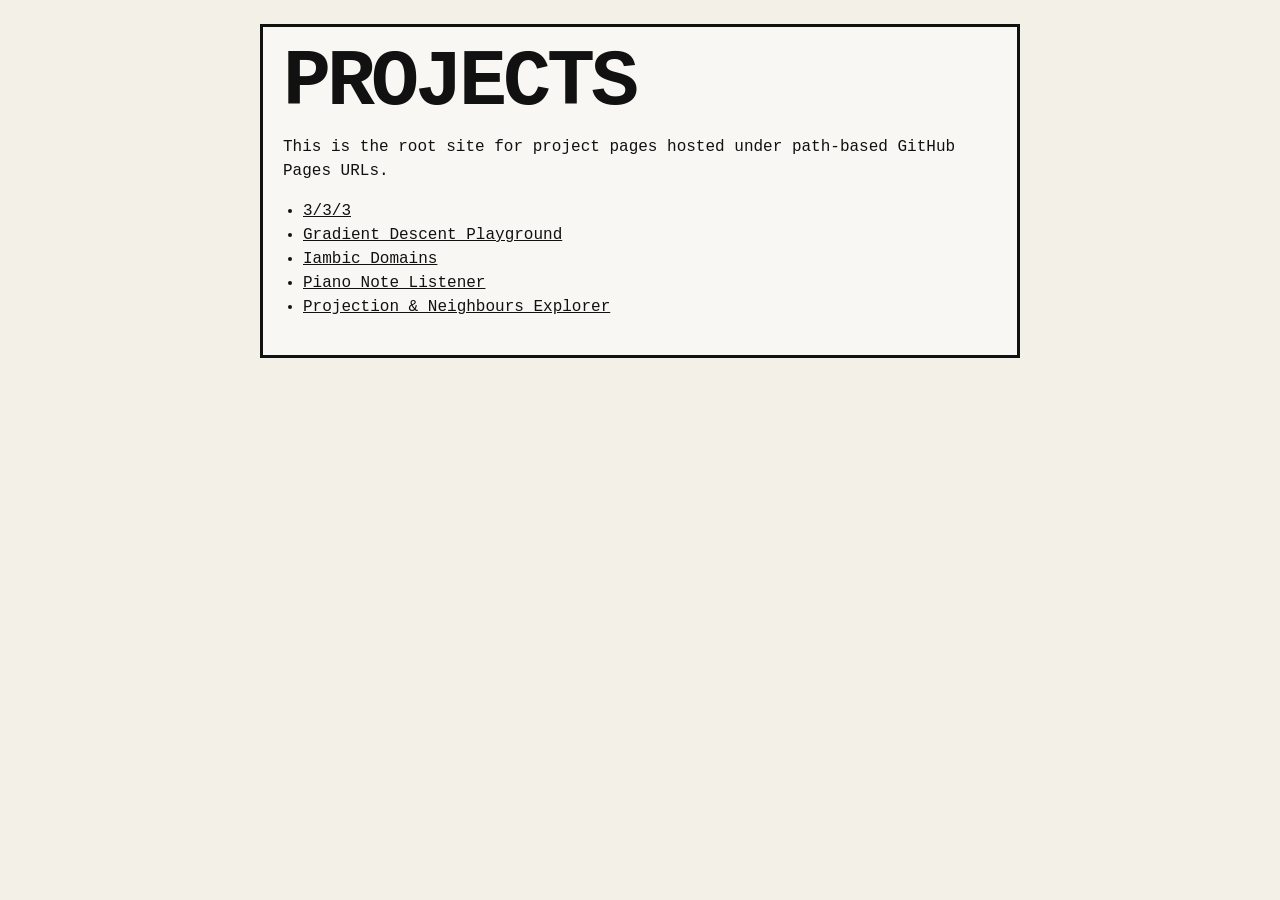
<file: index.html>
<!doctype html>
<html lang="en">
<head>
  <meta charset="utf-8">
  <meta name="viewport" content="width=device-width, initial-scale=1">
  <title>mojones projects</title>
  <style>
    :root {
      --bg: #f3f0e8;
      --fg: #111;
      --line: #111;
    }

    * {
      box-sizing: border-box;
    }

    body {
      margin: 0;
      min-height: 100vh;
      padding: 24px;
      background: var(--bg);
      color: var(--fg);
      font-family: "Courier New", Courier, monospace;
    }

    main {
      max-width: 760px;
      margin: 0 auto;
      border: 3px solid var(--line);
      padding: 20px;
      background: rgba(255, 255, 255, 0.45);
    }

    h1 {
      margin: 0 0 16px;
      font-size: clamp(2.5rem, 8vw, 5rem);
      line-height: 0.9;
      text-transform: uppercase;
      letter-spacing: -0.05em;
    }

    p,
    li {
      font-size: 1rem;
      line-height: 1.5;
    }

    ul {
      padding-left: 20px;
    }

    a {
      color: inherit;
    }
  </style>
</head>
<body>
  <main>
    <h1>Projects</h1>
    <p>This is the root site for project pages hosted under path-based GitHub Pages URLs.</p>
    <ul>
      <li><a href="/333/">3/3/3</a></li>
      <li><a href="/gradient-descent/">Gradient Descent Playground</a></li>
      <li><a href="/iambic_domains/">Iambic Domains</a></li>
      <li><a href="/piano-note-listener/">Piano Note Listener</a></li>
      <li><a href="/projection-explorer/">Projection &amp; Neighbours Explorer</a></li>
    </ul>
  </main>
</body>
</html>
</file>
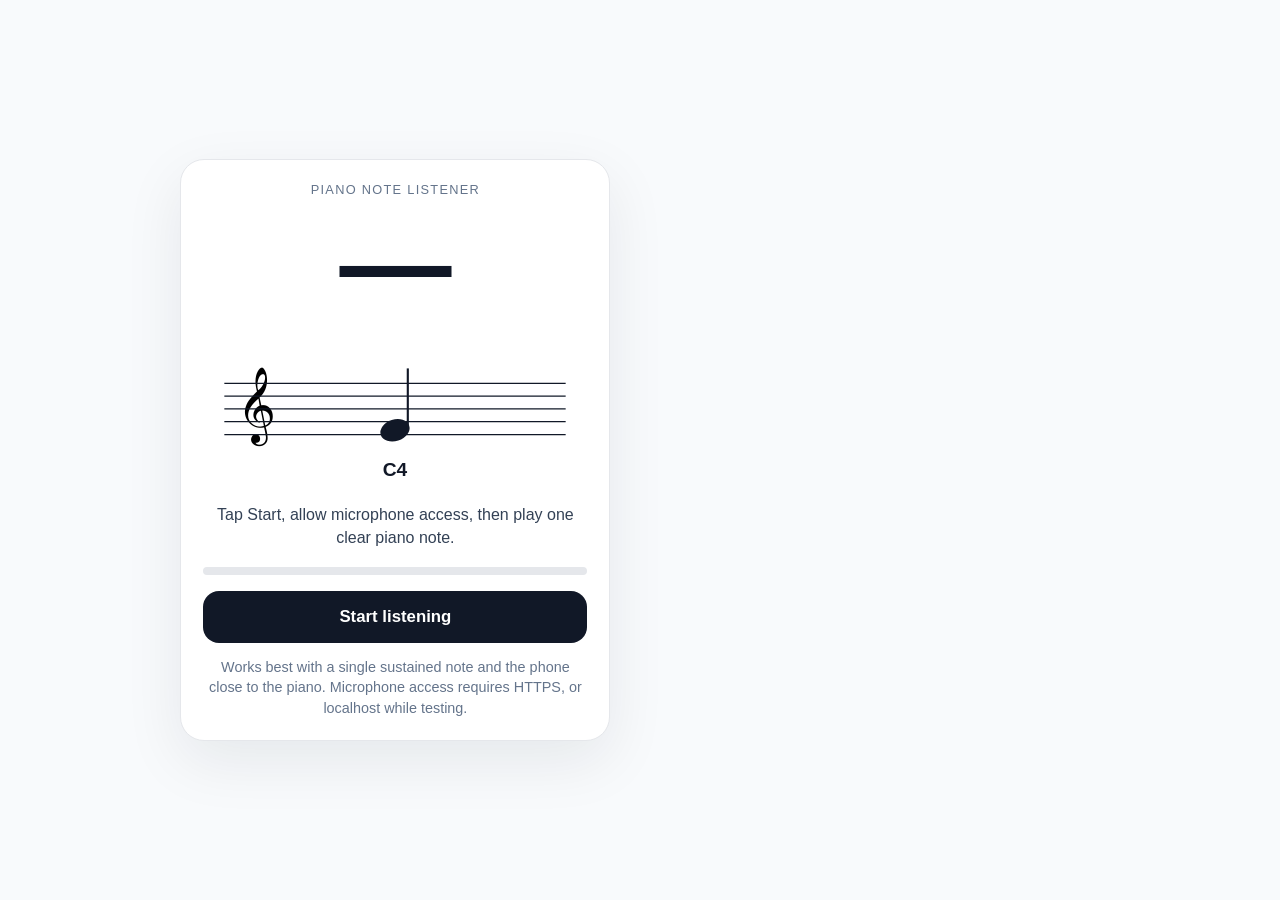
<file: piano/index.html>
<!doctype html>
<html lang="en">
  <head>
    <meta charset="UTF-8" />
    <meta name="viewport" content="width=device-width, initial-scale=1.0" />
    <title>Piano Note Listener</title>
    <script type="module" crossorigin src="/piano/assets/index-DFjuuoUi.js"></script>
    <link rel="stylesheet" crossorigin href="/piano/assets/index-ByfQ1L5o.css">
  </head>
  <body>
    <main id="app"></main>
  </body>
</html>
</file>
<file: piano/assets/index-ByfQ1L5o.css>
:root{font-family:-apple-system,BlinkMacSystemFont,Segoe UI,sans-serif;color:#111827;background:#f8fafc}*{box-sizing:border-box}body{margin:0;min-height:100vh;display:grid;place-items:center;padding:18px}.card{width:min(100%,430px);background:#fff;border:1px solid #e5e7eb;border-radius:24px;padding:22px;box-shadow:0 20px 60px #0f172a14;text-align:center}.topline{color:#64748b;font-size:.8rem;letter-spacing:.1em;text-transform:uppercase;margin-bottom:4px}h1{font-size:clamp(4.8rem,24vw,7rem);line-height:1;margin:10px 0 6px;font-weight:750}#staff{width:100%;min-height:170px;display:grid;place-items:center;margin:2px 0 8px;overflow:hidden}#details{min-height:3rem;margin:8px 0 16px;color:#334155;line-height:1.45}.meter{width:100%;height:8px;border-radius:999px;background:#e5e7eb;overflow:hidden;margin-bottom:16px}#confidence{width:0%;height:100%;background:#2563eb;transition:width .12s linear}button{width:100%;min-height:52px;border:0;border-radius:16px;background:#111827;color:#fff;font-size:1.05rem;font-weight:700}button:active{transform:translateY(1px)}.hint{margin:14px 0 0;color:#64748b;font-size:.9rem;line-height:1.4}svg{max-width:100%}
</file>
